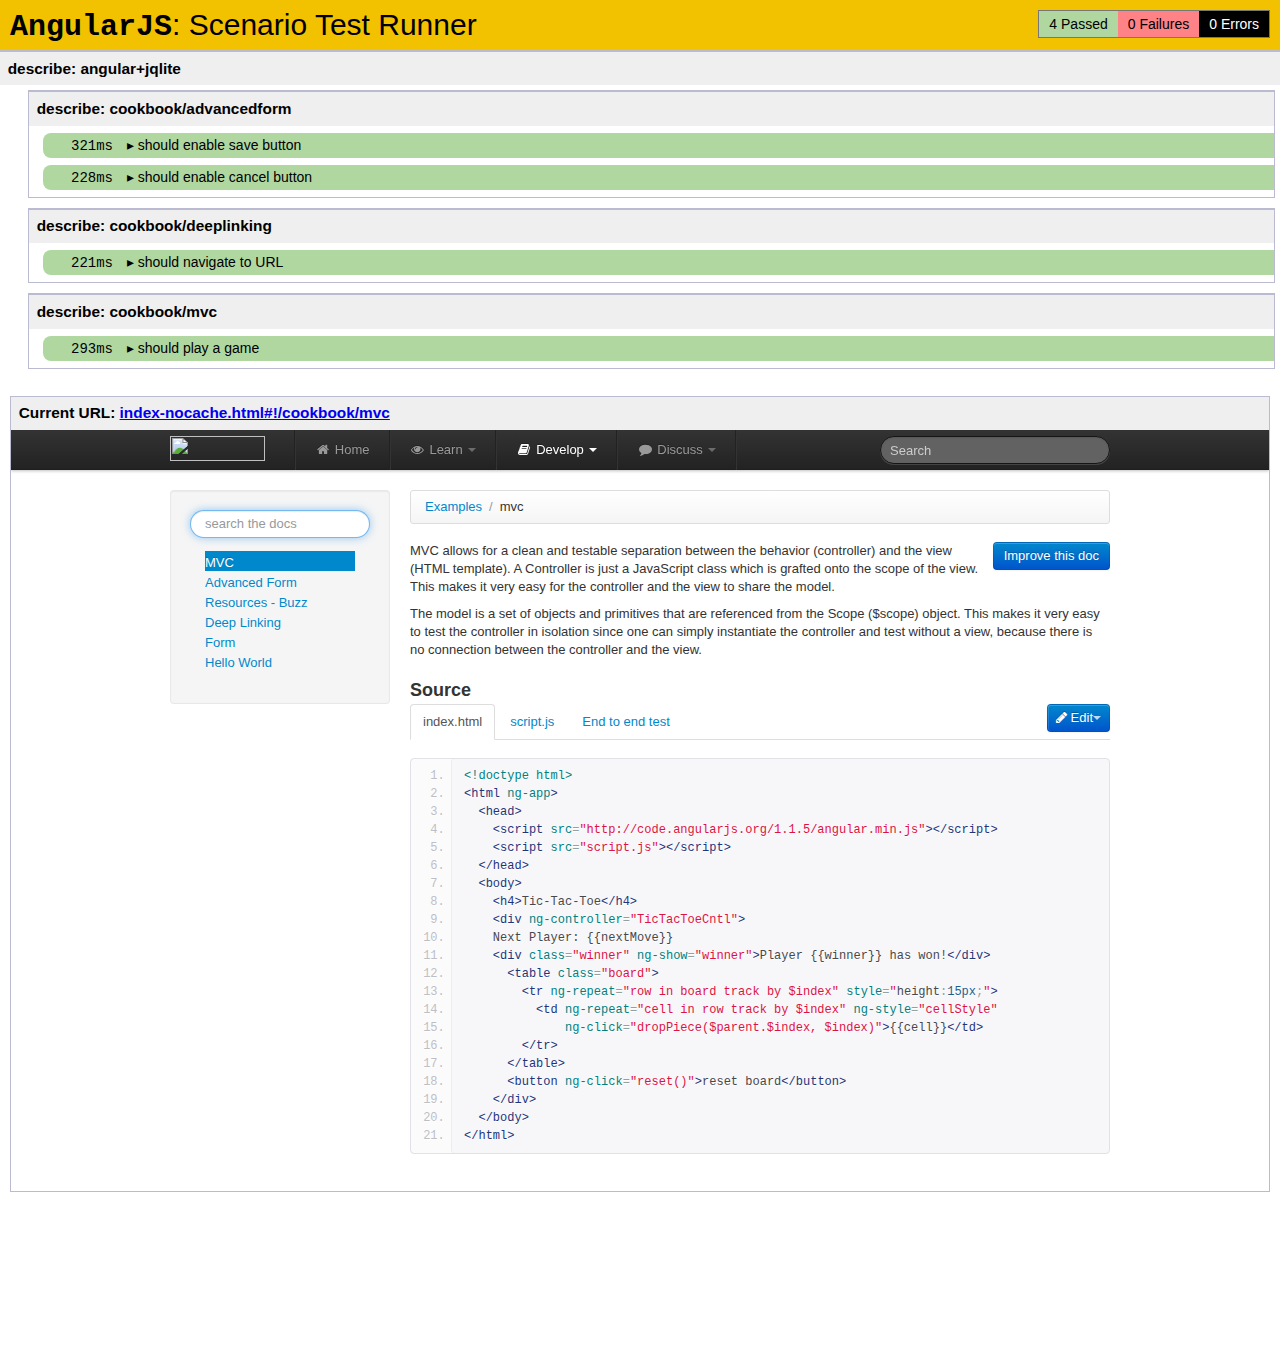
<file: javascript/angular-1.1.5/docs/docs-scenario.html>
<!DOCTYPE HTML>
<html xmlns:ng="http://angularjs.org">
<head>
  <title>AngularJS Docs E2E Test Runner</title>
  <script>
    var production = location.hostname === 'docs.angularjs.org',
        headEl = document.head,
        angularVersion = {
          current: '1.1.5', // rewrite during build
          cdn: '1.1.4'
        };

    addTag('script', {src: path('angular-scenario.js')}, function() {
      addTag('script', {src: 'docs-scenario.js'}, function() {
        angular.scenario.setUpAndRun();
      });
    });

    function addTag(name, attributes, callback) {
      var el = document.createElement(name),
          attrName;

      for (attrName in attributes) {
        el.setAttribute(attrName, attributes[attrName]);
      }

      if (callback) {
        el.onload = callback;
      }

      headEl.appendChild(el);
    }


    function path(name) {
      return production
          ? 'http://code.angularjs.org/' + angularVersion.cdn + '/' + name
          : '../' + name;
    }
  </script>
</head>
<body>
</body>
</html>
</file>
